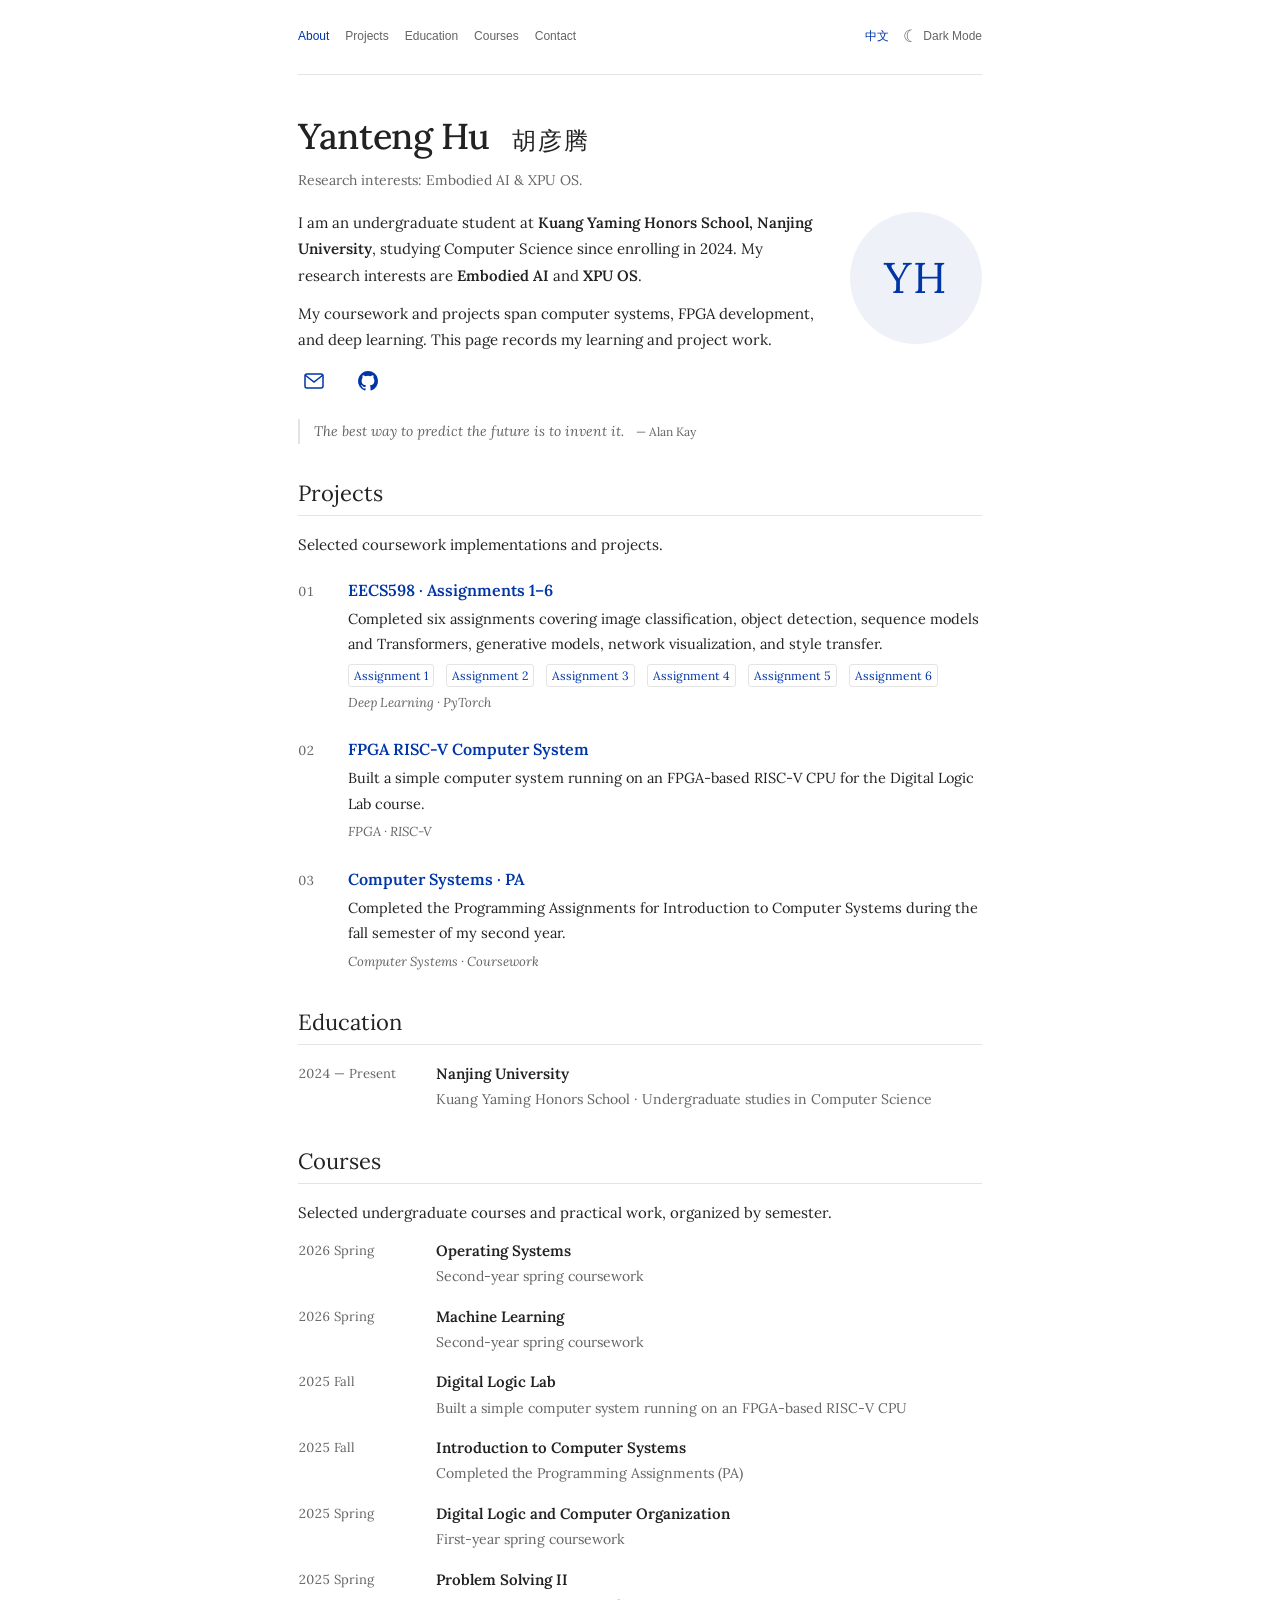
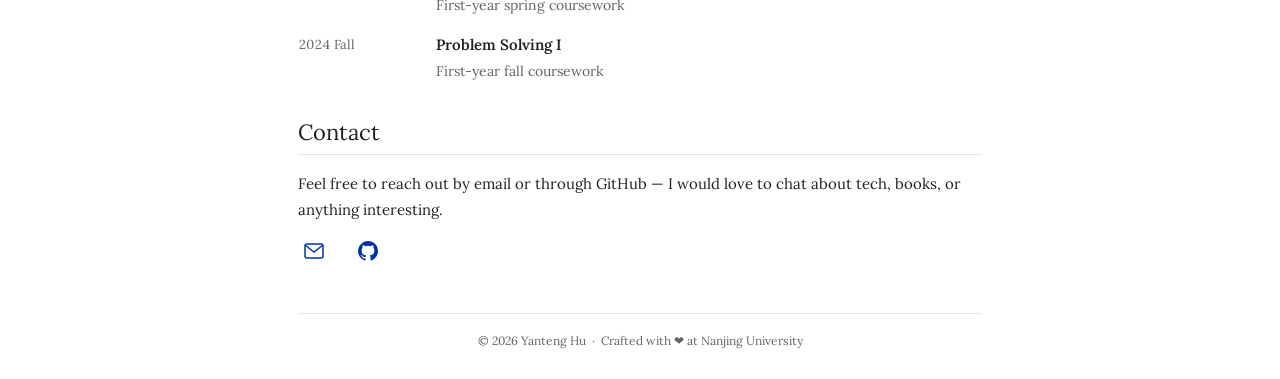
<file: index.html>
<!DOCTYPE html>
<html lang="en">
<head>
<meta charset="UTF-8" />
<meta name="viewport" content="width=device-width, initial-scale=1.0" />
<title>Yanteng Hu</title>
<link rel="stylesheet" href="style.css" />
</head>
<body>
  <div class="page">
    <header class="site-header">
      <nav aria-label="Main navigation">
          <a href="#about">About</a>
          <a href="#projects">Projects</a>
          <a href="#education">Education</a>
          <a href="#courses">Courses</a>
          <a href="#contact">Contact</a>
      </nav>
      <div class="page-tools">
        <a class="lang-switch" href="zh.html" lang="zh-CN">中文</a>
        <button class="theme-toggle" type="button" onclick="toggleTheme()" aria-pressed="false">
          <span id="theme-icon" aria-hidden="true">☾</span> <span id="theme-text">Dark Mode</span>
        </button>
      </div>
    </header>

    <main>
      <section id="home" class="hero">
        <div class="hero-text">
          <h1>Yanteng Hu <span class="name-zh" lang="zh-CN">胡彦腾</span></h1>
          <div class="tagline">Research interests: Embodied AI &amp; XPU OS.</div>
        </div>
      </section>

      <section id="about" aria-label="About me">
        <div class="photo" role="img" aria-label="Yanteng Hu initials avatar">YH</div>
        <p>I am an undergraduate student at <strong>Kuang Yaming Honors School, Nanjing University</strong>,
          studying Computer Science since enrolling in 2024.
          My research interests are <strong>Embodied AI</strong> and <strong>XPU OS</strong>.</p>
        <p>My coursework and projects span computer systems, FPGA development, and deep learning.
          This page records my learning and project work.</p>

        <p class="intro-links">
          <a class="social" href="mailto:huyanteng17@outlook.com" aria-label="Email: huyanteng17@outlook.com" title="Email: huyanteng17@outlook.com">
            <svg viewBox="0 0 24 24" aria-hidden="true" focusable="false"><rect x="3" y="5" width="18" height="14" rx="2"/><path d="m3 6 9 7 9-7"/></svg>
          </a>
          <a class="social" href="https://github.com/Twilight71721" target="_blank" rel="noopener noreferrer" aria-label="GitHub: Twilight71721" title="GitHub: Twilight71721">
            <svg class="github-icon" viewBox="0 0 24 24" aria-hidden="true" focusable="false"><path d="M12 2a10 10 0 00-3.16 19.49c.5.09.68-.22.68-.48v-1.7c-2.78.6-3.37-1.34-3.37-1.34-.45-1.16-1.11-1.47-1.11-1.47-.91-.62.07-.6.07-.6 1 .07 1.53 1.03 1.53 1.03.89 1.52 2.34 1.08 2.91.83.09-.65.35-1.08.63-1.33-2.22-.25-4.56-1.11-4.56-4.94 0-1.09.39-1.98 1.03-2.68-.1-.25-.45-1.27.1-2.64 0 0 .84-.27 2.75 1.02a9.56 9.56 0 015 0c1.91-1.29 2.75-1.02 2.75-1.02.55 1.37.2 2.39.1 2.64.64.7 1.03 1.59 1.03 2.68 0 3.84-2.34 4.68-4.57 4.93.36.31.68.92.68 1.85v2.74c0 .27.18.58.69.48A10 10 0 0012 2z"/></svg>
          </a>
        </p>

        <div class="quote">
          The best way to predict the future is to invent it.
          <cite>— Alan Kay</cite>
        </div>
      </section>

      <section id="projects">
        <h2>Projects</h2>
        <p>Selected coursework implementations and projects.</p>
        <div class="grid">
          <article class="card">
            <h4>EECS598 · Assignments 1–6</h4>
            <p>Completed six assignments covering image classification, object detection, sequence models and Transformers, generative models, network visualization, and style transfer.</p>
            <div class="project-links">
              <a href="https://github.com/Twilight71721/EECS598-Assignment1" target="_blank" rel="noopener noreferrer">Assignment 1</a>
              <a href="https://github.com/Twilight71721/EECS598-Assignment2" target="_blank" rel="noopener noreferrer">Assignment 2</a>
              <a href="https://github.com/Twilight71721/EECS598-Assignment3" target="_blank" rel="noopener noreferrer">Assignment 3</a>
              <a href="https://github.com/Twilight71721/EECS598-Assignment4" target="_blank" rel="noopener noreferrer">Assignment 4</a>
              <a href="https://github.com/Twilight71721/EECS598-Assignment5" target="_blank" rel="noopener noreferrer">Assignment 5</a>
              <a href="https://github.com/Twilight71721/EECS598-Assignment6" target="_blank" rel="noopener noreferrer">Assignment 6</a>
            </div>
            <span class="tag">Deep Learning · PyTorch</span>
          </article>
          <article class="card">
            <h4>FPGA RISC-V Computer System</h4>
            <p>Built a simple computer system running on an FPGA-based RISC-V CPU for the Digital Logic Lab course.</p>
            <span class="tag">FPGA · RISC-V</span>
          </article>
          <article class="card">
            <h4>Computer Systems · PA</h4>
            <p>Completed the Programming Assignments for Introduction to Computer Systems during the fall semester of my second year.</p>
            <span class="tag">Computer Systems · Coursework</span>
          </article>
        </div>
      </section>

      <section id="education">
        <h2>Education</h2>
        <ul class="timeline">
          <li>
            <div class="title">Nanjing University</div>
            <div class="desc">Kuang Yaming Honors School · Undergraduate studies in Computer Science</div>
            <span class="meta">2024 — Present</span>
          </li>
        </ul>
      </section>

      <section id="courses">
        <h2>Courses</h2>
        <p>Selected undergraduate courses and practical work, organized by semester.</p>
        <ul class="timeline">
          <li>
            <div class="title">Operating Systems</div>
            <div class="desc">Second-year spring coursework</div>
            <span class="meta">2026 Spring</span>
          </li>
          <li>
            <div class="title">Machine Learning</div>
            <div class="desc">Second-year spring coursework</div>
            <span class="meta">2026 Spring</span>
          </li>
          <li>
            <div class="title">Digital Logic Lab</div>
            <div class="desc">Built a simple computer system running on an FPGA-based RISC-V CPU</div>
            <span class="meta">2025 Fall</span>
          </li>
          <li>
            <div class="title">Introduction to Computer Systems</div>
            <div class="desc">Completed the Programming Assignments (PA)</div>
            <span class="meta">2025 Fall</span>
          </li>
          <li>
            <div class="title">Digital Logic and Computer Organization</div>
            <div class="desc">First-year spring coursework</div>
            <span class="meta">2025 Spring</span>
          </li>
          <li>
            <div class="title">Problem Solving II</div>
            <div class="desc">First-year spring coursework</div>
            <span class="meta">2025 Spring</span>
          </li>
          <li>
            <div class="title">Problem Solving I</div>
            <div class="desc">First-year fall coursework</div>
            <span class="meta">2024 Fall</span>
          </li>
        </ul>
      </section>


      <section id="contact">
        <h2>Contact</h2>
        <p>Feel free to reach out by email or through GitHub — I would love to chat about tech, books, or anything interesting.</p>
        <div class="socials">
          <a class="social" href="mailto:huyanteng17@outlook.com" aria-label="Email: huyanteng17@outlook.com" title="Email: huyanteng17@outlook.com">
            <svg viewBox="0 0 24 24" aria-hidden="true" focusable="false"><rect x="3" y="5" width="18" height="14" rx="2"/><path d="m3 6 9 7 9-7"/></svg>
          </a>
          <a class="social" href="https://github.com/Twilight71721" target="_blank" rel="noopener noreferrer" aria-label="GitHub: Twilight71721" title="GitHub: Twilight71721">
            <svg class="github-icon" viewBox="0 0 24 24" aria-hidden="true" focusable="false"><path d="M12 2a10 10 0 00-3.16 19.49c.5.09.68-.22.68-.48v-1.7c-2.78.6-3.37-1.34-3.37-1.34-.45-1.16-1.11-1.47-1.11-1.47-.91-.62.07-.6.07-.6 1 .07 1.53 1.03 1.53 1.03.89 1.52 2.34 1.08 2.91.83.09-.65.35-1.08.63-1.33-2.22-.25-4.56-1.11-4.56-4.94 0-1.09.39-1.98 1.03-2.68-.1-.25-.45-1.27.1-2.64 0 0 .84-.27 2.75 1.02a9.56 9.56 0 015 0c1.91-1.29 2.75-1.02 2.75-1.02.55 1.37.2 2.39.1 2.64.64.7 1.03 1.59 1.03 2.68 0 3.84-2.34 4.68-4.57 4.93.36.31.68.92.68 1.85v2.74c0 .27.18.58.69.48A10 10 0 0012 2z"/></svg>
          </a>
        </div>
      </section>

      <footer>
        &copy; 2026 Yanteng Hu &nbsp;·&nbsp; Crafted with <span class="heart">❤</span> at Nanjing University
      </footer>
    </main>
  </div>

<script>
  try {
    const saved = localStorage.getItem('theme');
    if(saved === 'dark') document.documentElement.setAttribute('data-theme', saved);
  } catch {}
  updateThemeBtn();
  function updateThemeBtn(){
    const dark = document.documentElement.getAttribute('data-theme') === 'dark';
    document.querySelector('.theme-toggle').setAttribute('aria-pressed', String(dark));
    document.getElementById('theme-icon').textContent = dark ? '☀' : '☾';
    document.getElementById('theme-text').textContent = dark ? 'Light Mode' : 'Dark Mode';
  }
  function toggleTheme(){
    const cur = document.documentElement.getAttribute('data-theme');
    const next = cur === 'dark' ? 'light' : 'dark';
    document.documentElement.setAttribute('data-theme', next);
    try { localStorage.setItem('theme', next); } catch {}
    updateThemeBtn();
  }

  const links = document.querySelectorAll('nav a[href^="#"]');
  const sections = [...links].map(a => document.querySelector(a.getAttribute('href'))).filter(Boolean);
  window.addEventListener('scroll', () => {
    const y = window.scrollY + 150;
    let idx = 0;
    sections.forEach((s, i) => { if(s.offsetTop <= y) idx = i; });
    links.forEach(l => l.classList.remove('active'));
    if(links[idx]) links[idx].classList.add('active');
  });

</script>
</body>
</html>
</file>
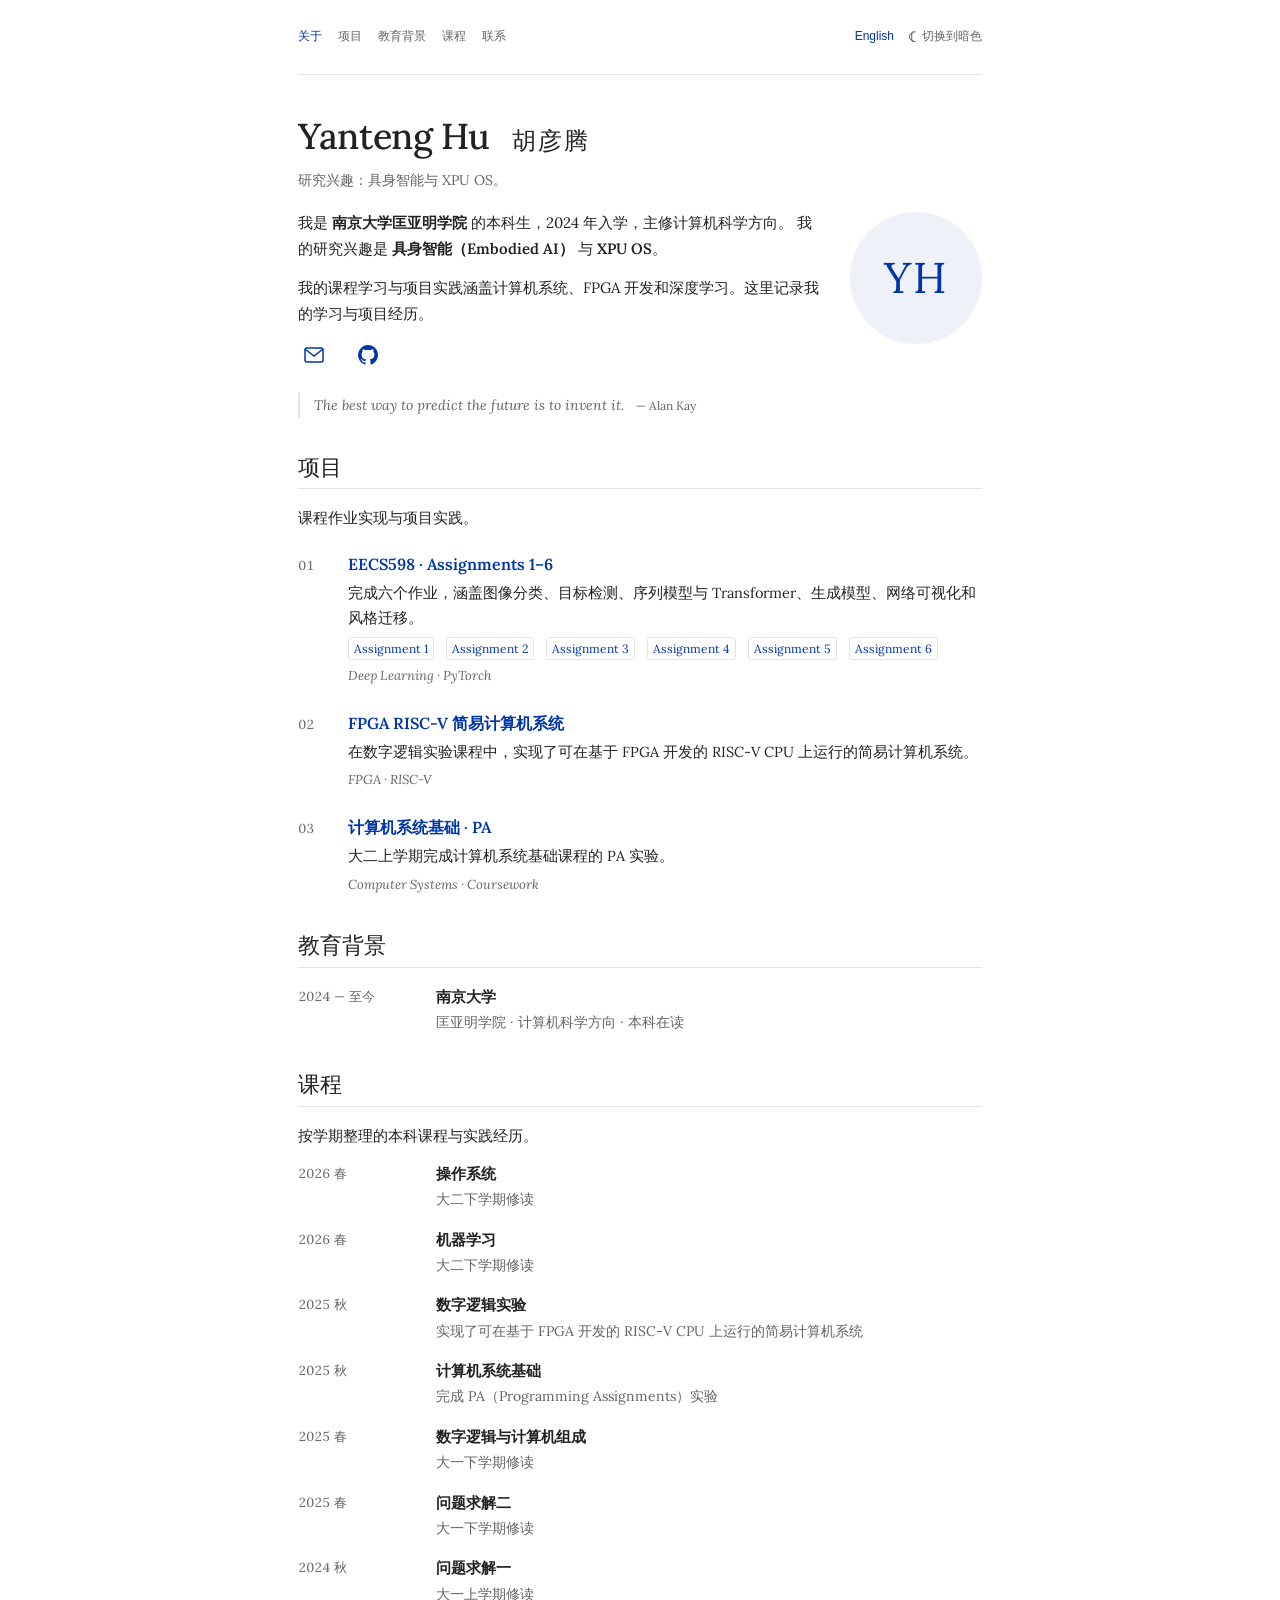
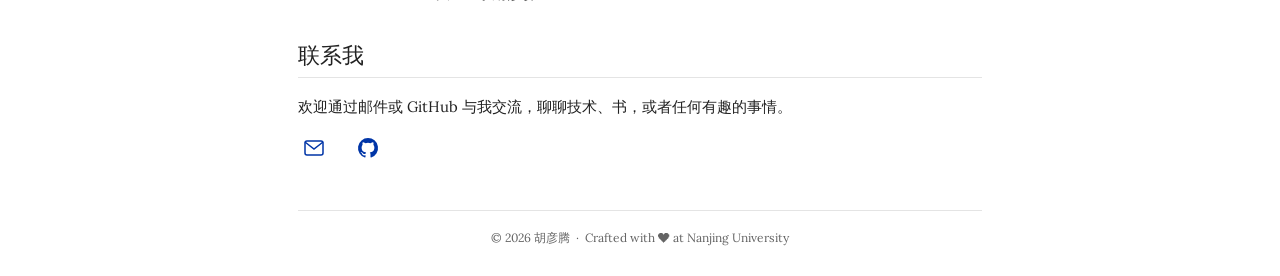
<file: zh.html>
<!DOCTYPE html>
<html lang="zh-CN">
<head>
<meta charset="UTF-8" />
<meta name="viewport" content="width=device-width, initial-scale=1.0" />
<title>胡彦腾</title>
<link rel="stylesheet" href="style.css" />
</head>
<body>
  <div class="page">
    <header class="site-header">
      <nav aria-label="主导航">
          <a href="#about">关于</a>
          <a href="#projects">项目</a>
          <a href="#education">教育背景</a>
          <a href="#courses">课程</a>
          <a href="#contact">联系</a>
      </nav>
      <div class="page-tools">
        <a class="lang-switch" href="index.html" lang="en">English</a>
        <button class="theme-toggle" type="button" onclick="toggleTheme()" aria-pressed="false">
          <span id="theme-icon" aria-hidden="true">☾</span> <span id="theme-text">切换到暗色</span>
        </button>
      </div>
    </header>

    <main>
      <section id="home" class="hero">
        <div class="hero-text">
          <h1>Yanteng Hu <span class="name-zh" lang="zh-CN">胡彦腾</span></h1>
          <div class="tagline">研究兴趣：具身智能与 XPU OS。</div>
        </div>
      </section>

      <section id="about" aria-label="关于我">
        <div class="photo" role="img" aria-label="胡彦腾姓名缩写头像">YH</div>
        <p>我是 <strong>南京大学匡亚明学院</strong> 的本科生，2024 年入学，主修计算机科学方向。
          我的研究兴趣是 <strong>具身智能（Embodied AI）</strong> 与 <strong>XPU OS</strong>。</p>
        <p>我的课程学习与项目实践涵盖计算机系统、FPGA 开发和深度学习。这里记录我的学习与项目经历。</p>

        <p class="intro-links">
          <a class="social" href="mailto:huyanteng17@outlook.com" aria-label="邮箱：huyanteng17@outlook.com" title="邮箱：huyanteng17@outlook.com">
            <svg viewBox="0 0 24 24" aria-hidden="true" focusable="false"><rect x="3" y="5" width="18" height="14" rx="2"/><path d="m3 6 9 7 9-7"/></svg>
          </a>
          <a class="social" href="https://github.com/Twilight71721" target="_blank" rel="noopener noreferrer" aria-label="GitHub: Twilight71721" title="GitHub: Twilight71721">
            <svg class="github-icon" viewBox="0 0 24 24" aria-hidden="true" focusable="false"><path d="M12 2a10 10 0 00-3.16 19.49c.5.09.68-.22.68-.48v-1.7c-2.78.6-3.37-1.34-3.37-1.34-.45-1.16-1.11-1.47-1.11-1.47-.91-.62.07-.6.07-.6 1 .07 1.53 1.03 1.53 1.03.89 1.52 2.34 1.08 2.91.83.09-.65.35-1.08.63-1.33-2.22-.25-4.56-1.11-4.56-4.94 0-1.09.39-1.98 1.03-2.68-.1-.25-.45-1.27.1-2.64 0 0 .84-.27 2.75 1.02a9.56 9.56 0 015 0c1.91-1.29 2.75-1.02 2.75-1.02.55 1.37.2 2.39.1 2.64.64.7 1.03 1.59 1.03 2.68 0 3.84-2.34 4.68-4.57 4.93.36.31.68.92.68 1.85v2.74c0 .27.18.58.69.48A10 10 0 0012 2z"/></svg>
          </a>
        </p>

        <div class="quote">
          The best way to predict the future is to invent it.
          <cite>— Alan Kay</cite>
        </div>
      </section>

      <section id="projects">
        <h2>项目</h2>
        <p>课程作业实现与项目实践。</p>
        <div class="grid">
          <article class="card">
            <h4>EECS598 · Assignments 1–6</h4>
            <p>完成六个作业，涵盖图像分类、目标检测、序列模型与 Transformer、生成模型、网络可视化和风格迁移。</p>
            <div class="project-links">
              <a href="https://github.com/Twilight71721/EECS598-Assignment1" target="_blank" rel="noopener noreferrer">Assignment 1</a>
              <a href="https://github.com/Twilight71721/EECS598-Assignment2" target="_blank" rel="noopener noreferrer">Assignment 2</a>
              <a href="https://github.com/Twilight71721/EECS598-Assignment3" target="_blank" rel="noopener noreferrer">Assignment 3</a>
              <a href="https://github.com/Twilight71721/EECS598-Assignment4" target="_blank" rel="noopener noreferrer">Assignment 4</a>
              <a href="https://github.com/Twilight71721/EECS598-Assignment5" target="_blank" rel="noopener noreferrer">Assignment 5</a>
              <a href="https://github.com/Twilight71721/EECS598-Assignment6" target="_blank" rel="noopener noreferrer">Assignment 6</a>
            </div>
            <span class="tag">Deep Learning · PyTorch</span>
          </article>
          <article class="card">
            <h4>FPGA RISC-V 简易计算机系统</h4>
            <p>在数字逻辑实验课程中，实现了可在基于 FPGA 开发的 RISC-V CPU 上运行的简易计算机系统。</p>
            <span class="tag">FPGA · RISC-V</span>
          </article>
          <article class="card">
            <h4>计算机系统基础 · PA</h4>
            <p>大二上学期完成计算机系统基础课程的 PA 实验。</p>
            <span class="tag">Computer Systems · Coursework</span>
          </article>
        </div>
      </section>

      <section id="education">
        <h2>教育背景</h2>
        <ul class="timeline">
          <li>
            <div class="title">南京大学</div>
            <div class="desc">匡亚明学院 · 计算机科学方向 · 本科在读</div>
            <span class="meta">2024 — 至今</span>
          </li>
        </ul>
      </section>

      <section id="courses">
        <h2>课程</h2>
        <p>按学期整理的本科课程与实践经历。</p>
        <ul class="timeline">
          <li>
            <div class="title">操作系统</div>
            <div class="desc">大二下学期修读</div>
            <span class="meta">2026 春</span>
          </li>
          <li>
            <div class="title">机器学习</div>
            <div class="desc">大二下学期修读</div>
            <span class="meta">2026 春</span>
          </li>
          <li>
            <div class="title">数字逻辑实验</div>
            <div class="desc">实现了可在基于 FPGA 开发的 RISC-V CPU 上运行的简易计算机系统</div>
            <span class="meta">2025 秋</span>
          </li>
          <li>
            <div class="title">计算机系统基础</div>
            <div class="desc">完成 PA（Programming Assignments）实验</div>
            <span class="meta">2025 秋</span>
          </li>
          <li>
            <div class="title">数字逻辑与计算机组成</div>
            <div class="desc">大一下学期修读</div>
            <span class="meta">2025 春</span>
          </li>
          <li>
            <div class="title">问题求解二</div>
            <div class="desc">大一下学期修读</div>
            <span class="meta">2025 春</span>
          </li>
          <li>
            <div class="title">问题求解一</div>
            <div class="desc">大一上学期修读</div>
            <span class="meta">2024 秋</span>
          </li>
        </ul>
      </section>


      <section id="contact">
        <h2>联系我</h2>
        <p>欢迎通过邮件或 GitHub 与我交流，聊聊技术、书，或者任何有趣的事情。</p>
        <div class="socials">
          <a class="social" href="mailto:huyanteng17@outlook.com" aria-label="邮箱：huyanteng17@outlook.com" title="邮箱：huyanteng17@outlook.com">
            <svg viewBox="0 0 24 24" aria-hidden="true" focusable="false"><rect x="3" y="5" width="18" height="14" rx="2"/><path d="m3 6 9 7 9-7"/></svg>
          </a>
          <a class="social" href="https://github.com/Twilight71721" target="_blank" rel="noopener noreferrer" aria-label="GitHub: Twilight71721" title="GitHub: Twilight71721">
            <svg class="github-icon" viewBox="0 0 24 24" aria-hidden="true" focusable="false"><path d="M12 2a10 10 0 00-3.16 19.49c.5.09.68-.22.68-.48v-1.7c-2.78.6-3.37-1.34-3.37-1.34-.45-1.16-1.11-1.47-1.11-1.47-.91-.62.07-.6.07-.6 1 .07 1.53 1.03 1.53 1.03.89 1.52 2.34 1.08 2.91.83.09-.65.35-1.08.63-1.33-2.22-.25-4.56-1.11-4.56-4.94 0-1.09.39-1.98 1.03-2.68-.1-.25-.45-1.27.1-2.64 0 0 .84-.27 2.75 1.02a9.56 9.56 0 015 0c1.91-1.29 2.75-1.02 2.75-1.02.55 1.37.2 2.39.1 2.64.64.7 1.03 1.59 1.03 2.68 0 3.84-2.34 4.68-4.57 4.93.36.31.68.92.68 1.85v2.74c0 .27.18.58.69.48A10 10 0 0012 2z"/></svg>
          </a>
        </div>
      </section>

      <footer>
        &copy; 2026 胡彦腾 &nbsp;·&nbsp; Crafted with <span class="heart">❤</span> at Nanjing University
      </footer>
    </main>
  </div>

<script>
  try {
    const saved = localStorage.getItem('theme');
    if(saved === 'dark') document.documentElement.setAttribute('data-theme', saved);
  } catch {}
  updateThemeBtn();
  function updateThemeBtn(){
    const dark = document.documentElement.getAttribute('data-theme') === 'dark';
    document.querySelector('.theme-toggle').setAttribute('aria-pressed', String(dark));
    document.getElementById('theme-icon').textContent = dark ? '☀' : '☾';
    document.getElementById('theme-text').textContent = dark ? '切换到亮色' : '切换到暗色';
  }
  function toggleTheme(){
    const cur = document.documentElement.getAttribute('data-theme');
    const next = cur === 'dark' ? 'light' : 'dark';
    document.documentElement.setAttribute('data-theme', next);
    try { localStorage.setItem('theme', next); } catch {}
    updateThemeBtn();
  }

  const links = document.querySelectorAll('nav a[href^="#"]');
  const sections = [...links].map(a => document.querySelector(a.getAttribute('href'))).filter(Boolean);
  window.addEventListener('scroll', () => {
    const y = window.scrollY + 150;
    let idx = 0;
    sections.forEach((s, i) => { if(s.offsetTop <= y) idx = i; });
    links.forEach(l => l.classList.remove('active'));
    if(links[idx]) links[idx].classList.add('active');
  });

</script>
</body>
</html>
</file>
<file: style.css>
@font-face{
  font-family:'Lora';font-style:italic;font-weight:400;font-display:swap;
  src:url('assets/fonts/lora-italic-400.ttf') format('truetype');
}
@font-face{
  font-family:'Lora';font-style:normal;font-weight:400;font-display:swap;
  src:url('assets/fonts/lora-normal-400.ttf') format('truetype');
}
@font-face{
  font-family:'Lora';font-style:normal;font-weight:500;font-display:swap;
  src:url('assets/fonts/lora-normal-500.ttf') format('truetype');
}
@font-face{
  font-family:'Lora';font-style:normal;font-weight:600;font-display:swap;
  src:url('assets/fonts/lora-normal-600.ttf') format('truetype');
}
:root{
  color-scheme:light;
  --bg:#fff;
  --ink:#222;
  --muted:#646464;
  --line:#e4e4e4;
  --link:#0035a7;
  --avatar:#eef2f8;
}
[data-theme="dark"]{
  color-scheme:dark;
  --bg:#222;
  --ink:#e8e8e8;
  --muted:#b5b5b5;
  --line:#444;
  --link:#8dbbff;
  --avatar:#303b4c;
}
*{box-sizing:border-box}
html{scroll-behavior:smooth}
body{
  margin:0;background:var(--bg);color:var(--ink);
  font-family:Georgia,'Lora','Songti SC','Noto Serif CJK SC',serif;
  font-size:15px;line-height:1.75;
}
a{color:var(--link);text-decoration:none}
a:hover{text-decoration:underline;text-underline-offset:3px}
a:focus-visible,button:focus-visible{outline:2px solid var(--link);outline-offset:4px}
.page{max-width:740px;padding:0 28px;margin:0 auto}
.site-header{
  display:flex;align-items:center;justify-content:space-between;
  gap:16px;padding:22px 0;border-bottom:1px solid var(--line);
  font-family:Arial,'Noto Sans CJK SC',sans-serif;font-size:12px;
}
nav,.page-tools{display:flex;align-items:center;flex-wrap:wrap;gap:16px}
nav a{color:var(--muted)}
nav a.active{color:var(--link)}
.page-tools{gap:14px;flex-shrink:0}
.theme-toggle{
  padding:0;border:0;background:none;color:var(--muted);font:inherit;cursor:pointer;
  display:inline-flex;align-items:center;gap:5px;min-height:28px;
}
.theme-toggle:hover{color:var(--link)}
#theme-icon{font-size:17px}
main{padding:38px 0 28px}
section{margin:34px 0;scroll-margin-top:24px}
.hero{margin:0 0 18px}
h1{
  margin:0 0 8px;font-family:'Palatino Linotype',Palatino,'Lora',Georgia,serif;
  font-size:36px;font-weight:500;line-height:1.3;letter-spacing:-.35px;
}
.name-zh{font-family:'Songti SC','Noto Serif CJK SC',serif;font-size:24px;margin-left:14px;letter-spacing:2px;white-space:nowrap}
.tagline{color:var(--muted);font-size:14px}
h2{font-family:'Palatino Linotype',Palatino,'Lora','Songti SC','Noto Serif CJK SC',serif;font-size:22px;font-weight:normal;line-height:1.4;margin:0 0 16px;padding-bottom:6px;border-bottom:1px solid var(--line)}
p{margin:0 0 12px}
strong{font-weight:600}
#about{display:flow-root;margin-top:0}
.photo{
  float:right;display:flex;align-items:center;justify-content:center;
  width:132px;height:132px;margin:2px 0 16px 26px;border-radius:50%;
  background:var(--avatar);color:var(--link);font-size:43px;letter-spacing:2px;
}
.intro-links{display:flex;flex-wrap:wrap;gap:8px 22px;font-size:14px;overflow-wrap:anywhere}
.quote{clear:both;margin:22px 0 0;padding-left:14px;border-left:2px solid var(--line);color:var(--muted);font-style:italic;font-size:14px}
.quote cite{font-size:12px;font-style:normal;margin-left:8px;white-space:nowrap}
.grid{display:grid;gap:23px;margin-top:20px;counter-reset:project}
.card{display:grid;grid-template-columns:38px minmax(0,1fr);column-gap:12px;color:var(--ink);counter-increment:project}
.card::before{content:counter(project, decimal-leading-zero);grid-column:1;grid-row:1 / span 4;color:var(--muted);font-size:13px;padding-top:3px;font-variant-numeric:tabular-nums}
.card > *{grid-column:2}
.card h4{margin:0 0 4px;font-size:16px;font-weight:600;line-height:1.5;color:var(--link)}
.card p{margin:0;font-size:14.5px;line-height:1.75}
.card .tag{margin-top:5px;font-size:13px;font-style:italic;color:var(--muted)}
a.card:hover{text-decoration:none}
a.card:hover h4{text-decoration:underline;text-underline-offset:3px}
.project-links{display:flex;flex-wrap:wrap;gap:4px 12px;margin-top:7px;font-size:12px}
.project-links a{border:1px solid var(--line);border-radius:3px;padding:0 5px}
.project-links a:hover{border-color:var(--link)}
ul.timeline{list-style:none;margin:0;padding:0}
ul.timeline li{display:grid;grid-template-columns:120px minmax(0,1fr);column-gap:18px;margin:0 0 15px}
.timeline .title{grid-column:2;font-weight:600}
.timeline .desc{grid-column:2;color:var(--muted);font-size:14px}
.timeline .meta{grid-column:1;grid-row:1 / span 2;font-size:13px;padding-top:2px;color:var(--muted);font-variant-numeric:tabular-nums}
.socials{display:flex;flex-wrap:wrap;gap:8px 22px;font-size:14px}
.social{display:inline-flex;align-items:center;justify-content:center;width:32px;height:32px}
.social svg{width:24px;height:24px;flex-shrink:0;stroke:currentColor;fill:none;stroke-width:1.5}
.social svg.github-icon{fill:currentColor;stroke:none}
footer{margin-top:46px;padding-top:16px;border-top:1px solid var(--line);font-size:12px;color:var(--muted);text-align:center}
.heart{color:var(--muted)}
@media(max-width:600px){
  .page{padding:0 20px}
  .site-header{align-items:flex-start;flex-direction:column;gap:10px;padding:16px 0}
  nav{gap:10px 18px}
  main{padding-top:26px}
  h1{font-size:30px}
  .name-zh{font-size:21px;margin-left:8px}
  .photo{width:92px;height:92px;font-size:31px;margin-left:16px}
  .quote cite{display:block;margin-left:0;margin-top:4px}
  ul.timeline li{grid-template-columns:90px minmax(0,1fr);column-gap:12px}
  .card{grid-template-columns:24px minmax(0,1fr);column-gap:8px}
}
@media(prefers-reduced-motion:reduce){html{scroll-behavior:auto}}
</file>
